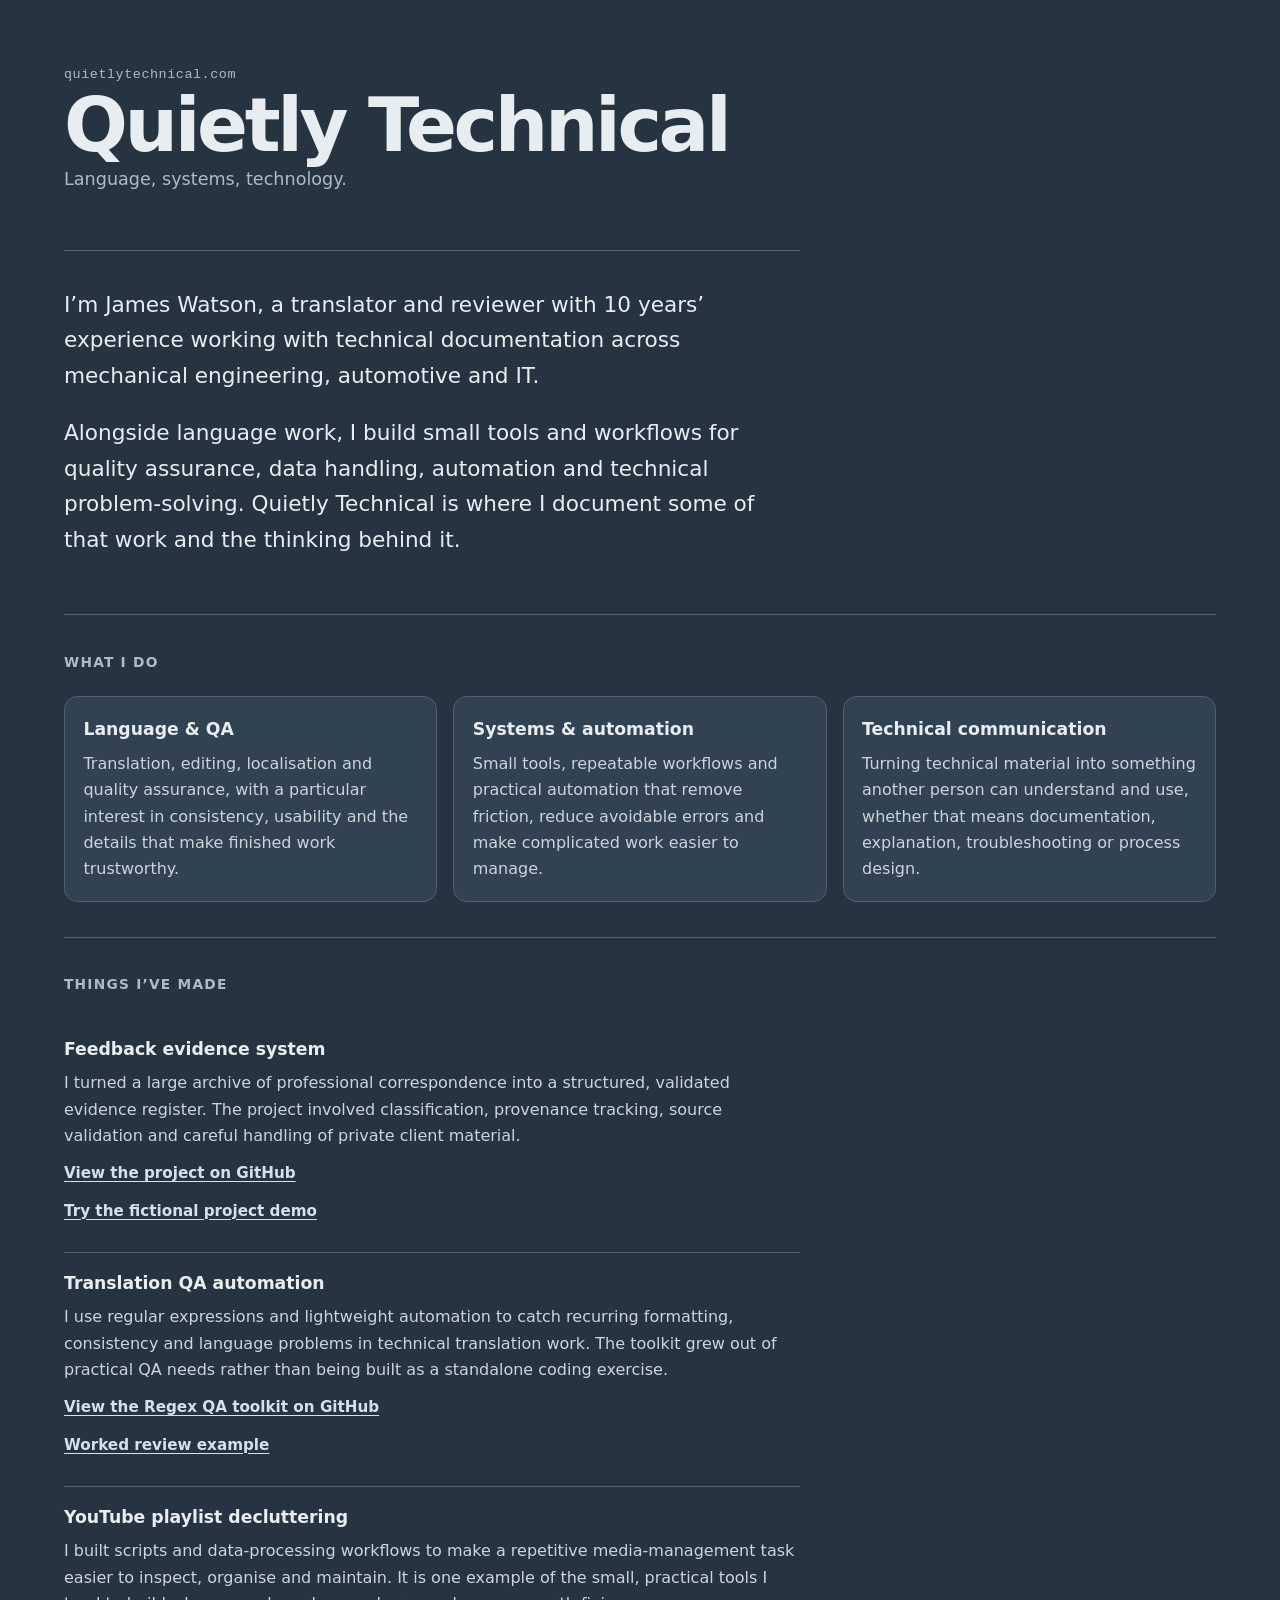
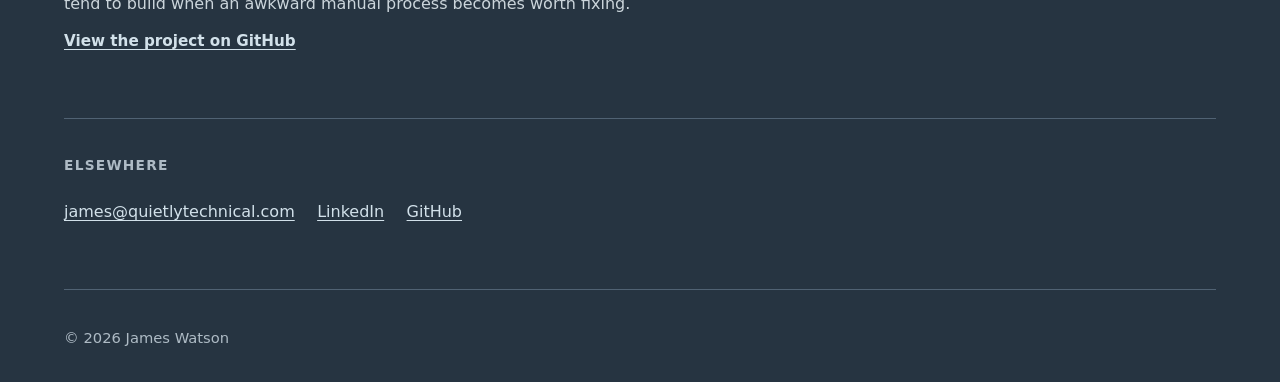
<file: index.html>
<!doctype html>
<html lang="en">
<head>
  <meta charset="utf-8">
  <meta name="viewport" content="width=device-width, initial-scale=1">
  <meta name="description" content="James Watson is a translator, reviewer and technical problem-solver working across language quality, documentation, automation and practical technical systems.">
  <meta name="theme-color" content="#263441">

  <title>Quietly Technical</title>

  <link rel="icon" href="assets/favicon.svg" type="image/svg+xml">
  <link rel="icon" href="assets/favicon.ico" sizes="any">
  <link rel="icon" type="image/png" sizes="32x32" href="assets/favicon-32x32.png">
  <link rel="icon" type="image/png" sizes="16x16" href="assets/favicon-16x16.png">
  <link rel="apple-touch-icon" sizes="180x180" href="assets/apple-touch-icon.png"><link rel="stylesheet" href="style.css">
  <link rel="manifest" href="assets/site.webmanifest">
</head>

<body>
  <main class="page">
    <header class="hero">
      <div>
        <p class="eyebrow">quietlytechnical.com</p>
        <h1>Quietly Technical</h1>
        <p class="tagline">Language, systems, technology.</p>
      </div>
    </header>

    <section class="intro" aria-labelledby="intro-heading">
      <h2 id="intro-heading" class="visually-hidden">Introduction</h2>

      <p>
        I’m James Watson, a translator and reviewer with 10 years’ experience
        working with technical documentation across mechanical engineering,
        automotive and IT.
      </p>

      <p>
        Alongside language work, I build small tools and workflows for quality
        assurance, data handling, automation and technical problem-solving.
        Quietly Technical is where I document some of that work and the thinking
        behind it.
      </p>
    </section>

    <section aria-labelledby="work-heading">
      <h2 id="work-heading">What I do</h2>

      <div class="grid">
        <article>
          <h3>Language &amp; QA</h3>
          <p>
            Translation, editing, localisation and quality assurance, with a
            particular interest in consistency, usability and the details that
            make finished work trustworthy.
          </p>
        </article>

        <article>
          <h3>Systems &amp; automation</h3>
          <p>
            Small tools, repeatable workflows and practical automation that
            remove friction, reduce avoidable errors and make complicated work
            easier to manage.
          </p>
        </article>

        <article>
          <h3>Technical communication</h3>
          <p>
            Turning technical material into something another person can
            understand and use, whether that means documentation, explanation,
            troubleshooting or process design.
          </p>
        </article>
      </div>
    </section>

    <section aria-labelledby="made-heading">
      <h2 id="made-heading">Things I’ve made</h2>

      <div class="project-list">
        <article class="project">
          <h3>Feedback evidence system</h3>
          <p>
            I turned a large archive of professional correspondence into a
            structured, validated evidence register. The project involved
            classification, provenance tracking, source validation and careful
            handling of private client material.
          </p>
          <p class="project-link">
            <a href="https://github.com/jamesmwatson/freelancefeedbackproject">
              View the project on GitHub
            </a>
		  </p>
		  <p class="project-link">
			<a href="https://quietlytechnical.com/projects/feedback-demo/">
              Try the fictional project demo
            </a>
          </p>
        </article>

        <article class="project">
          <h3>Translation QA automation</h3>
          <p>
            I use regular expressions and lightweight automation to catch
            recurring formatting, consistency and language problems in technical
            translation work. The toolkit grew out of practical QA needs rather
            than being built as a standalone coding exercise.
          </p>
          <p class="project-link">
            <a href="https://github.com/jamesmwatson/regex-qa-toolkit">
              View the Regex QA toolkit on GitHub
            </a>
		  </p>
		  <p class="project-link">
			<a href="https://github.com/jamesmwatson/regex-qa-toolkit/blob/main/example-review/example-review.md">
              Worked review example
            </a>
          </p>
        </article>

        <article class="project">
          <h3>YouTube playlist decluttering</h3>
          <p>
            I built scripts and data-processing workflows to make a repetitive
            media-management task easier to inspect, organise and maintain. It is
            one example of the small, practical tools I tend to build when an
            awkward manual process becomes worth fixing.
          </p>
          <p class="project-link">
            <a href="https://github.com/jamesmwatson/tamingytwl">
              View the project on GitHub
            </a>
          </p>
        </article>
      </div>
    </section>

    <section aria-labelledby="elsewhere-heading">
      <h2 id="elsewhere-heading">Elsewhere</h2>

      <ul class="links">
        <li><a href="mailto:james@quietlytechnical.com">james@quietlytechnical.com</a></li>
        <li><a href="https://www.linkedin.com/in/james-watson-51764637/" aria-label="LinkedIn profile">LinkedIn</a></li>
        <li><a href="https://github.com/jamesmwatson" aria-label="GitHub profile">GitHub</a></li>
      </ul>
    </section>

    <footer>
      <p>© <span id="year">2026</span> James Watson</p>
    </footer>
  </main>
</body>
</html>
</file>
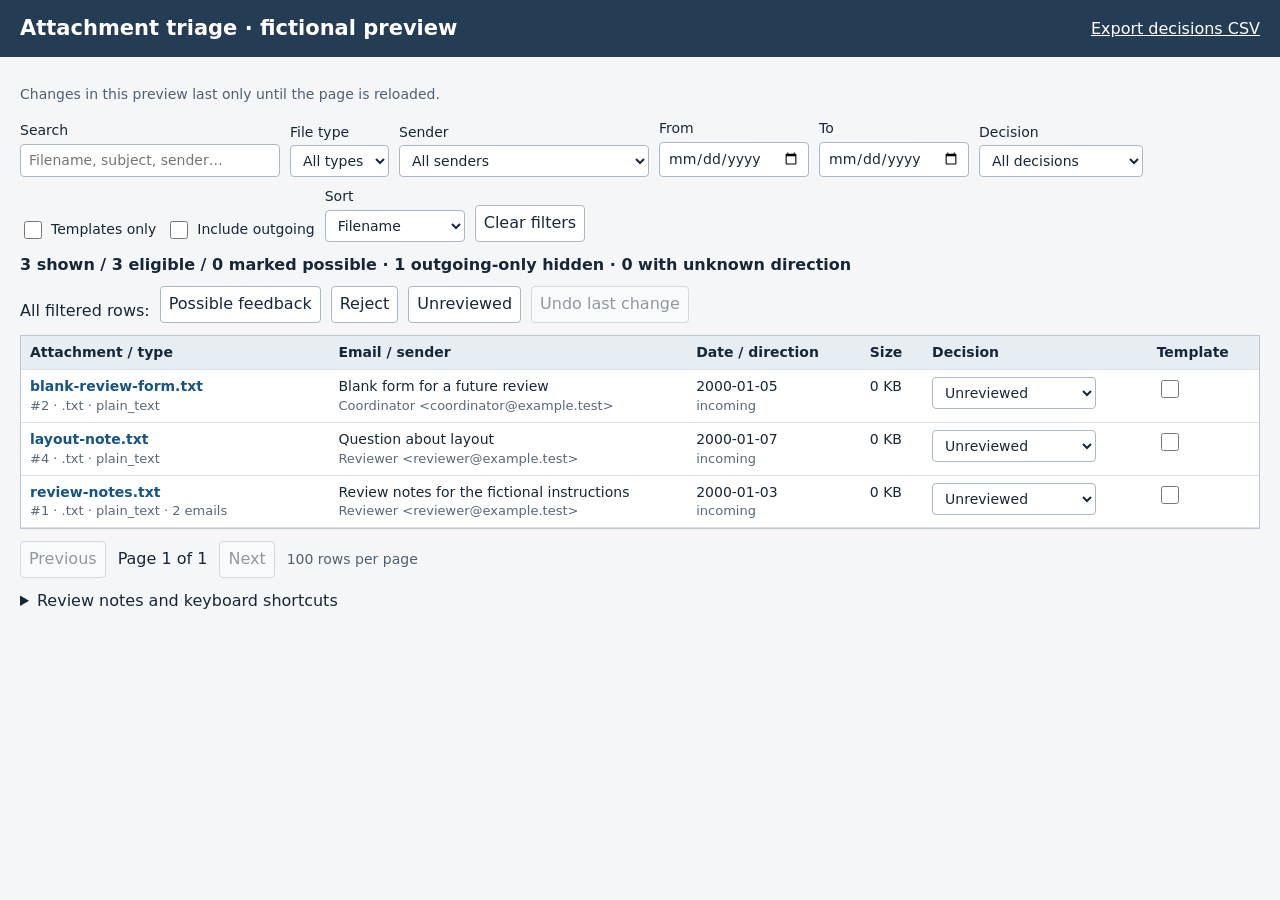
<file: projects/feedback-demo/index.html>
<!doctype html>
<html lang="en"><head><meta charset="utf-8"><meta name="viewport" content="width=device-width, initial-scale=1"><title>Fictional attachment-triage preview</title>
<style>
*{box-sizing:border-box}body{margin:0;font:16px/1.4 system-ui,sans-serif;color:#182737;background:#f4f6f8}header,main{padding:14px 20px}header{background:#243c54;color:white;display:flex;align-items:center;justify-content:space-between;gap:12px}h1{font-size:21px;margin:0}button,input,select{font:inherit}button,select,input[type=search],input[type=date]{padding:6px 8px;border:1px solid #aab7c4;border-radius:4px;background:white;color:#182737}button{cursor:pointer}button:hover{background:#e7eef5}button:disabled{opacity:.45;cursor:default}button:focus-visible,input:focus-visible,select:focus-visible,summary:focus-visible{outline:3px solid #1675c5;outline-offset:2px}a{color:inherit}label{font-size:14px;display:flex;gap:6px;align-items:center}input[type=checkbox]{width:18px;height:18px;accent-color:#255e8d}.filters,.actions{display:flex;flex-wrap:wrap;gap:10px;align-items:end;margin-bottom:12px}.filters label:not(.check){display:grid;gap:3px}#q{width:260px}select{max-width:250px}#counts{font-weight:600;margin:10px 0}.hint{color:#506071;font-size:14px}.table-wrap{max-height:65vh;overflow:auto;background:white;border:1px solid #bcc7d1}table{border-collapse:collapse;width:100%;font-size:14px}th{position:sticky;top:0;background:#e6edf3;text-align:left;z-index:1}th,td{padding:7px 9px;border-bottom:1px solid #dbe1e7;vertical-align:top}td.name{min-width:250px;max-width:410px;overflow-wrap:anywhere}td.meta{max-width:290px;overflow-wrap:anywhere}.filename{border:0;padding:0;background:none;text-align:left;color:#155486;font-weight:600;overflow-wrap:anywhere}.selected{box-shadow:inset 4px 0 #246b9e;background:#edf5fc}.status-possible_feedback{border-left:4px solid #367956}.status-rejected{color:#65717e}.triage{min-width:160px}small{display:block;font-size:13px;color:#596878}.pager{display:flex;gap:12px;align-items:center;margin:12px 0}#notice{color:#215936}#error{color:#a22020;white-space:pre-wrap}dialog{width:min(900px,95vw);max-height:85vh;border:1px solid #8fa2b4;border-radius:6px;padding:20px}dialog::backdrop{background:#14243588}pre{white-space:pre-wrap;overflow-wrap:anywhere;font:14px/1.5 system-ui;background:#f0f3f6;padding:12px}#detailTitle{overflow-wrap:anywhere;font-size:20px}#source{overflow-wrap:anywhere}#help{margin:12px 0}#help p{margin:6px 0}summary{cursor:pointer}@media(max-width:700px){header,main{padding:12px}header{align-items:start}#q{width:210px}.table-wrap{max-height:60vh}}
</style></head><body>
<header><h1>Attachment triage · fictional preview</h1><a href="#" id="exportPreview" download="attachment-triage.csv">Export decisions CSV</a></header>
<main>
<p class="hint">Changes in this preview last only until the page is reloaded.</p>
<div class="filters">
<label>Search<input id="q" type="search" placeholder="Filename, subject, sender…"></label>
<label>File type<select id="extension"><option value="">All types</option></select></label>
<label>Sender<select id="sender"><option value="">All senders</option></select></label>
<label>From<input id="from" type="date"></label><label>To<input id="to" type="date"></label>
<label>Decision<select id="state"><option value="">All decisions</option><option value="unreviewed">Unreviewed</option><option value="possible_feedback">Possible feedback</option><option value="rejected">Rejected</option></select></label>
<label class="check"><input id="template" type="checkbox">Templates only</label>
<label class="check"><input id="outgoing" type="checkbox">Include outgoing</label>
<label>Sort<select id="sort"><option value="filename">Filename</option><option value="date_desc">Newest first</option><option value="date_asc">Oldest first</option><option value="id">Attachment ID</option></select></label>
<button id="clear">Clear filters</button>
</div>
<div id="counts" role="status">Loading attachments…</div>
<div class="actions"><span>All filtered rows:</span><button data-bulk="possible_feedback">Possible feedback</button><button data-bulk="rejected">Reject</button><button data-bulk="unreviewed">Unreviewed</button><button id="undo" disabled>Undo last change</button><span id="notice" role="status"></span></div>
<div id="error" role="alert"></div>
<div class="table-wrap"><table><thead><tr><th>Attachment / type</th><th>Email / sender</th><th>Date / direction</th><th>Size</th><th>Decision</th><th>Template</th></tr></thead><tbody id="rows"></tbody></table></div>
<div class="pager"><button id="prev">Previous</button><span id="page"></span><button id="next">Next</button><span class="hint">100 rows per page</span></div>
<details id="help"><summary>Review notes and keyboard shortcuts</summary><p class="hint">Select a row, then P = possible feedback, R = rejected, U = unreviewed, T = toggle template; J/K = next/previous row. Click a filename for context.</p><p class="hint">Template means a recurring form, independently of your decision. Outgoing-only attachments are hidden by default; attachments also received remain visible. Unknown direction stays visible. Sender and date filters must match the same email occurrence.</p><p class="hint">This preview keeps decisions in memory. The original application saves them to a separate SQLite database. Export includes all attachments and decisions, including hidden rows. No document extraction or classification runs here.</p><p id="source" class="hint"></p><p id="missing" class="hint"></p></details>
</main>
<dialog id="detail"><button id="closeDetail" style="float:right">Close</button><h2 id="detailTitle"></h2><div id="detailBody"></div></dialog>
<script>
'use strict';
const $=id=>document.getElementById(id), esc=s=>String(s??'').replace(/[&<>"']/g,c=>({'&':'&amp;','<':'&lt;','>':'&gt;','"':'&quot;',"'":'&#39;'}[c]));
const labels={unreviewed:'Unreviewed',possible_feedback:'Possible feedback',rejected:'Rejected'};
let rows=[],shown=[],page=0,active=null,busy=false,lastChange=null,saveQueue=Promise.resolve();
const controls=['q','extension','sender','from','to','state','template','outgoing','sort'];
const prefsKey='fictional-attachment-triage-preview-v1';
function settings(){return Object.fromEntries(controls.map(k=>[k,$(k).type==='checkbox'?$(k).checked:$(k).value]));}
function visibleOccurrences(r,f){return r.occurrences.filter(o=>f.outgoing||o.direction!=='outgoing');}
function matchingOccurrences(r,f){return visibleOccurrences(r,f).filter(o=>(!f.sender||o.sender===f.sender)&&(!f.from||(o.date_utc||'').slice(0,10)>=f.from)&&(!f.to||!!o.date_utc&&o.date_utc.slice(0,10)<=f.to));}
function eligible(r,f){return !r.occurrences.length||visibleOccurrences(r,f).length>0;}
function match(r,f){
 if(!eligible(r,f)||f.extension&&r.extension!==f.extension||f.state&&r.triage_status!==f.state||f.template&&!r.template)return false;
 const occ=matchingOccurrences(r,f);
 if((f.sender||f.from||f.to)&&!occ.length)return false;
 const text=[r.first_filename,r.attachment_id,r.extension,r.content_kind,...occ.flatMap(o=>[o.filename,o.subject,o.sender,o.recipients])].join(' ').toLowerCase();
 return f.q.trim().toLowerCase().split(/\s+/).every(t=>text.includes(t));
}
function representative(r,f){return matchingOccurrences(r,f)[0]||{};}
function render(){
 const f=settings(),population=rows.filter(r=>eligible(r,f));shown=rows.filter(r=>match(r,f));
 if(active&&!shown.some(r=>String(r.attachment_id)===active))active=null;
 shown.sort((a,b)=>f.sort==='id'?Number(a.attachment_id)-Number(b.attachment_id):f.sort.startsWith('date')?((representative(a,f).date_utc||'').localeCompare(representative(b,f).date_utc||''))*(f.sort==='date_desc'?-1:1)||Number(a.attachment_id)-Number(b.attachment_id):(a.first_filename||'').localeCompare(b.first_filename||'')||Number(a.attachment_id)-Number(b.attachment_id));
 page=Math.min(page,Math.max(0,Math.ceil(shown.length/100)-1));
 const possible=population.filter(r=>r.triage_status==='possible_feedback').length;
 const unknown=population.filter(r=>!r.occurrences.length||visibleOccurrences(r,f).some(o=>o.direction==='unknown')).length;
 $('counts').textContent=`${shown.length.toLocaleString()} shown / ${population.length.toLocaleString()} eligible / ${possible.toLocaleString()} marked possible · ${rows.length-population.length} outgoing-only hidden · ${unknown} with unknown direction`;
 $('rows').innerHTML=shown.slice(page*100,page*100+100).map(r=>{
 const o=representative(r,f),id=String(r.attachment_id),n=visibleOccurrences(r,f).length;
 return `<tr data-id="${esc(id)}" class="status-${r.triage_status} ${active===id?'selected':''}"><td class="name"><button class="filename" data-detail="${esc(id)}">${esc(o.filename||r.first_filename||'(filename unavailable)')}</button><small>#${esc(id)} · ${esc(r.extension||'no extension')} · ${esc(r.content_kind||r.parse_status||'')}${n>1?' · '+n+' emails':''}</small></td><td class="meta">${esc(o.subject||'(subject unavailable)')}<small>${esc(o.sender||'Sender unavailable')}</small></td><td>${esc((o.date_utc||'').slice(0,10)||'Unknown')}<small>${esc(o.direction||'unknown')}</small></td><td>${r.decoded_bytes==null?'—':Math.round(r.decoded_bytes/1024).toLocaleString()+' KB'}</td><td><select class="triage" aria-label="Decision for attachment ${esc(id)}" data-decision="${esc(id)}">${Object.entries(labels).map(([k,v])=>`<option value="${k}" ${r.triage_status===k?'selected':''}>${v}</option>`).join('')}</select></td><td><input type="checkbox" aria-label="Template for attachment ${esc(id)}" data-template="${esc(id)}" ${r.template?'checked':''}></td></tr>`;
 }).join('')||'<tr><td colspan="6">No attachments match these filters.</td></tr>';
 $('page').textContent=`Page ${page+1} of ${Math.max(1,Math.ceil(shown.length/100))}`;
 $('prev').disabled=page===0;$('next').disabled=(page+1)*100>=shown.length;
 document.querySelectorAll('[data-bulk]').forEach(b=>b.disabled=busy||!shown.length);
 $('undo').disabled=busy||!lastChange;
}
const fixture={"data": {"rows": [{"attachment_id": 1, "sha256": "02ccd7a48451c2ceaf546e01ce103c06d83190e033ebc7be9edd499aaf180bc8", "extension": ".txt", "first_filename": "review-notes.txt", "decoded_bytes": 218, "content_kind": "plain_text", "parse_status": "fictional_fixture", "eligible": 1, "occurrences": [{"occurrence_id": 1, "attachment_id": 1, "message_id": 1, "date_utc": "2000-01-03T10:00:00+00:00", "direction": "incoming", "filename": "review-notes.txt", "subject": "Review notes for the fictional instructions", "sender": "Reviewer \u003creviewer@example.test>", "recipients": "Practitioner \u003cpractitioner@example.test>"}, {"occurrence_id": 2, "attachment_id": 1, "message_id": 2, "date_utc": "2000-01-04T10:00:00+00:00", "direction": "incoming", "filename": "review-notes.txt", "subject": "Copy of the same review notes", "sender": "Coordinator \u003ccoordinator@example.test>", "recipients": "Practitioner \u003cpractitioner@example.test>"}], "triage_status": "unreviewed", "template": false, "updated_utc": null}, {"attachment_id": 2, "sha256": "276f9fb90e7e6e38bd26b758aa79654879aabc92da887957271c9dc922424e1b", "extension": ".txt", "first_filename": "blank-review-form.txt", "decoded_bytes": 96, "content_kind": "plain_text", "parse_status": "fictional_fixture", "eligible": 1, "occurrences": [{"occurrence_id": 3, "attachment_id": 2, "message_id": 3, "date_utc": "2000-01-05T10:00:00+00:00", "direction": "incoming", "filename": "blank-review-form.txt", "subject": "Blank form for a future review", "sender": "Coordinator \u003ccoordinator@example.test>", "recipients": "Practitioner \u003cpractitioner@example.test>"}], "triage_status": "unreviewed", "template": false, "updated_utc": null}, {"attachment_id": 3, "sha256": "1139ba58938597edf55036bb7ff7151a26bac715539fd24bdee06d9019862cac", "extension": ".txt", "first_filename": "delivery-checklist.txt", "decoded_bytes": 112, "content_kind": "plain_text", "parse_status": "fictional_fixture", "eligible": 1, "occurrences": [{"occurrence_id": 4, "attachment_id": 3, "message_id": 4, "date_utc": "2000-01-06T10:00:00+00:00", "direction": "outgoing", "filename": "delivery-checklist.txt", "subject": "Delivery checklist", "sender": "Practitioner \u003cpractitioner@example.test>", "recipients": "Coordinator \u003ccoordinator@example.test>"}], "triage_status": "unreviewed", "template": false, "updated_utc": null}, {"attachment_id": 4, "sha256": "e2106b4f996d816385dc5de607c07f9547cdf257904d6032e3d560d0b18e63a1", "extension": ".txt", "first_filename": "layout-note.txt", "decoded_bytes": 120, "content_kind": "plain_text", "parse_status": "fictional_fixture", "eligible": 1, "occurrences": [{"occurrence_id": 5, "attachment_id": 4, "message_id": 5, "date_utc": "2000-01-07T10:00:00+00:00", "direction": "incoming", "filename": "layout-note.txt", "subject": "Question about layout", "sender": "Reviewer \u003creviewer@example.test>", "recipients": "Practitioner \u003cpractitioner@example.test>"}], "triage_status": "unreviewed", "template": false, "updated_utc": null}], "source": "Fictional in-memory preview", "source_kind": "attachments", "sender_available": true}, "details": {"1": {"summary": "The revised shutdown step is clear. You identified that the source gave two different waiting times and asked for clarification before delivery. For future revisions, use the approved term consistently in the headings.", "structure": "{\"fictional\": true}", "contexts": [{"occurrence_id": 1, "context": "Please see the attached review notes."}, {"occurrence_id": 2, "context": "Here is another copy for your records."}]}, "2": {"summary": "Review form\nQuality: [enter observation]\nTerminology: [enter observation]\nReviewer: [enter role]", "structure": "{\"fictional\": true}", "contexts": [{"occurrence_id": 3, "context": "Please use this blank form next time."}]}, "3": {"summary": "Files delivered. All requested sections included. This is an outgoing delivery checklist, not reviewer feedback.", "structure": "{\"fictional\": true}", "contexts": [{"occurrence_id": 4, "context": "Attached is my delivery checklist."}]}, "4": {"summary": "Could the diagram labels move to the next page? The current placement may be intentional; please check the layout brief.", "structure": "{\"fictional\": true}", "contexts": [{"occurrence_id": 5, "context": "Please check the attached layout question."}]}}};
async function api(url,options){
 if(url==='/api/data')return fixture.data;
 if(url.startsWith('/api/detail?id='))return fixture.details[decodeURIComponent(url.split('=')[1])];
 if(url==='/api/decision'&&options){
  const patch=JSON.parse(options.body),now=new Date().toISOString();
  fixture.data.rows.forEach(r=>{if(patch.ids.includes(String(r.attachment_id))){
   if('triage_status' in patch)r.triage_status=patch.triage_status;
   if('template' in patch)r.template=patch.template;
   r.updated_utc=now;
  }});return {updated_utc:now};
 }throw Error('Unknown preview route');
}
$('exportPreview').onclick=e=>{
 e.preventDefault();
 const lines=['attachment_id,sha256,triage_status,template,updated_utc',...fixture.data.rows.map(r=>[r.attachment_id,r.sha256,r.triage_status,Number(r.template),r.updated_utc||''].join(','))];
 const url=URL.createObjectURL(new Blob([lines.join('\n')+'\n'],{type:'text/csv'}));
 const a=document.createElement('a');a.href=url;a.download='fictional-decisions.csv';a.click();setTimeout(()=>URL.revokeObjectURL(url),1000);
};

function save(ids,patch,remember=true){saveQueue=saveQueue.then(()=>performSave(ids,patch,remember));return saveQueue;}
async function performSave(ids,patch,remember=true){
 busy=true;$('error').textContent='';$('notice').textContent='Saving…';
 const before=rows.filter(r=>ids.includes(String(r.attachment_id))).map(r=>({id:String(r.attachment_id),triage_status:r.triage_status,template:r.template}));
 try{const result=await api('/api/decision',{method:'POST',headers:{'Content-Type':'application/json'},body:JSON.stringify({ids,...patch})});
 rows.forEach(r=>{if(ids.includes(String(r.attachment_id)))Object.assign(r,patch,{updated_utc:result.updated_utc});});
 if(remember)lastChange=before;$('notice').textContent=`Saved ${ids.length} ${ids.length===1?'attachment':'attachments'}.`;
 }catch(e){$('error').textContent='Not saved: '+e.message;$('notice').textContent='';}
 finally{busy=false;render();}
}
async function detail(id){
 active=id;render();const r=rows.find(r=>String(r.attachment_id)===id);$('detailTitle').textContent=r.first_filename||'Attachment '+id;$('detailBody').textContent='Loading context…';$('detail').showModal();
 try{const d=await api('/api/detail?id='+encodeURIComponent(id));const f=settings();
 $('detailBody').innerHTML=`<p class="hint">Attachment #${esc(id)} · SHA-256: ${esc(r.sha256)}</p>`+visibleOccurrences(r,f).map(o=>`<h3>${esc(o.subject||'Email')}</h3><p>${esc(o.date_utc||'Unknown date')} · ${esc(o.direction)}<br>From: ${esc(o.sender||'Unavailable')}<br>To / CC: ${esc(o.recipients||'Unavailable')}<br>Filename: ${esc(o.filename||r.first_filename)}</p><pre>${esc(d.contexts.find(c=>c.occurrence_id===o.occurrence_id)?.context||'No cached email text available.')}</pre>`).join('')+`<details><summary>Existing document evidence</summary><pre>${esc(d.summary||'No cached document excerpt available.')}</pre><pre>${esc(d.structure||'')}</pre></details>`;
 }catch(e){$('detailBody').textContent=e.message;}
}
controls.forEach(k=>$(k).addEventListener('input',()=>{page=0;try{void 0;}catch{}render();}));
$('clear').onclick=()=>{controls.forEach(k=>{$(k).type==='checkbox'?$(k).checked=false:$(k).value=k==='sort'?'filename':'';});page=0;try{void 0;}catch{}render();};
$('prev').onclick=()=>{page--;render();};$('next').onclick=()=>{page++;render();};$('closeDetail').onclick=()=>$('detail').close();
document.querySelectorAll('[data-bulk]').forEach(b=>b.onclick=()=>{const ids=shown.map(r=>String(r.attachment_id));if(ids.length>1&&!confirm(`Mark all ${ids.length} filtered attachments as ${labels[b.dataset.bulk]}?`))return;save(ids,{triage_status:b.dataset.bulk});});
$('rows').onclick=e=>{const tr=e.target.closest('tr[data-id]');if(!tr)return;active=tr.dataset.id;document.querySelectorAll('tr.selected').forEach(r=>r.classList.remove('selected'));tr.classList.add('selected');if(e.target.dataset.detail)detail(active);};
$('rows').onchange=e=>{if(e.target.dataset.decision)save([e.target.dataset.decision],{triage_status:e.target.value});if(e.target.dataset.template)save([e.target.dataset.template],{template:e.target.checked});};
$('undo').onclick=async()=>{const changes=lastChange;if(!changes||busy)return;lastChange=null;for(const r of changes)await save([r.id],{triage_status:r.triage_status,template:r.template},false);render();};
document.addEventListener('keydown',e=>{if(e.ctrlKey||e.altKey||e.metaKey||$('detail').open||/INPUT|SELECT|TEXTAREA/.test(e.target.tagName))return;const key=e.key.toLowerCase();let i=shown.findIndex(r=>String(r.attachment_id)===active);if(key==='j'||key==='k'){i=Math.max(0,Math.min(shown.length-1,i+(key==='j'?1:-1)));if(shown[i]){active=String(shown[i].attachment_id);page=Math.floor(i/100);render();document.querySelector('tr.selected')?.scrollIntoView({block:'nearest'});}e.preventDefault();return;}if(!active)return;if(['p','r','u'].includes(key)){save([active],{triage_status:{p:'possible_feedback',r:'rejected',u:'unreviewed'}[key]});e.preventDefault();}if(key==='t'){const r=rows.find(r=>String(r.attachment_id)===active);save([active],{template:!r.template});e.preventDefault();}});
async function start(){try{const d=await api('/api/data');rows=d.rows;const options=(id,values)=>values.sort().forEach(v=>{const o=document.createElement('option');o.value=v;o.textContent=v;$(id).append(o);});options('extension',[...new Set(rows.map(r=>r.extension).filter(Boolean))]);options('sender',[...new Set(rows.flatMap(r=>r.occurrences.map(o=>o.sender)).filter(Boolean))]);$('sender').disabled=!d.sender_available;$('source').textContent='Source: '+d.source;$('missing').textContent=d.sender_available?'':'Sender and recipient metadata are unavailable. Add --corpus with the matching feedback-corpus.sqlite to show them.';try{const f=JSON.parse('{}');controls.forEach(k=>{if(k in f)$(k).type==='checkbox'?$(k).checked=!!f[k]:$(k).value=f[k];});}catch{}render();}catch(e){$('counts').textContent='Could not load inventory';$('error').textContent=e.message;}}
start();
</script></body></html>
</file>
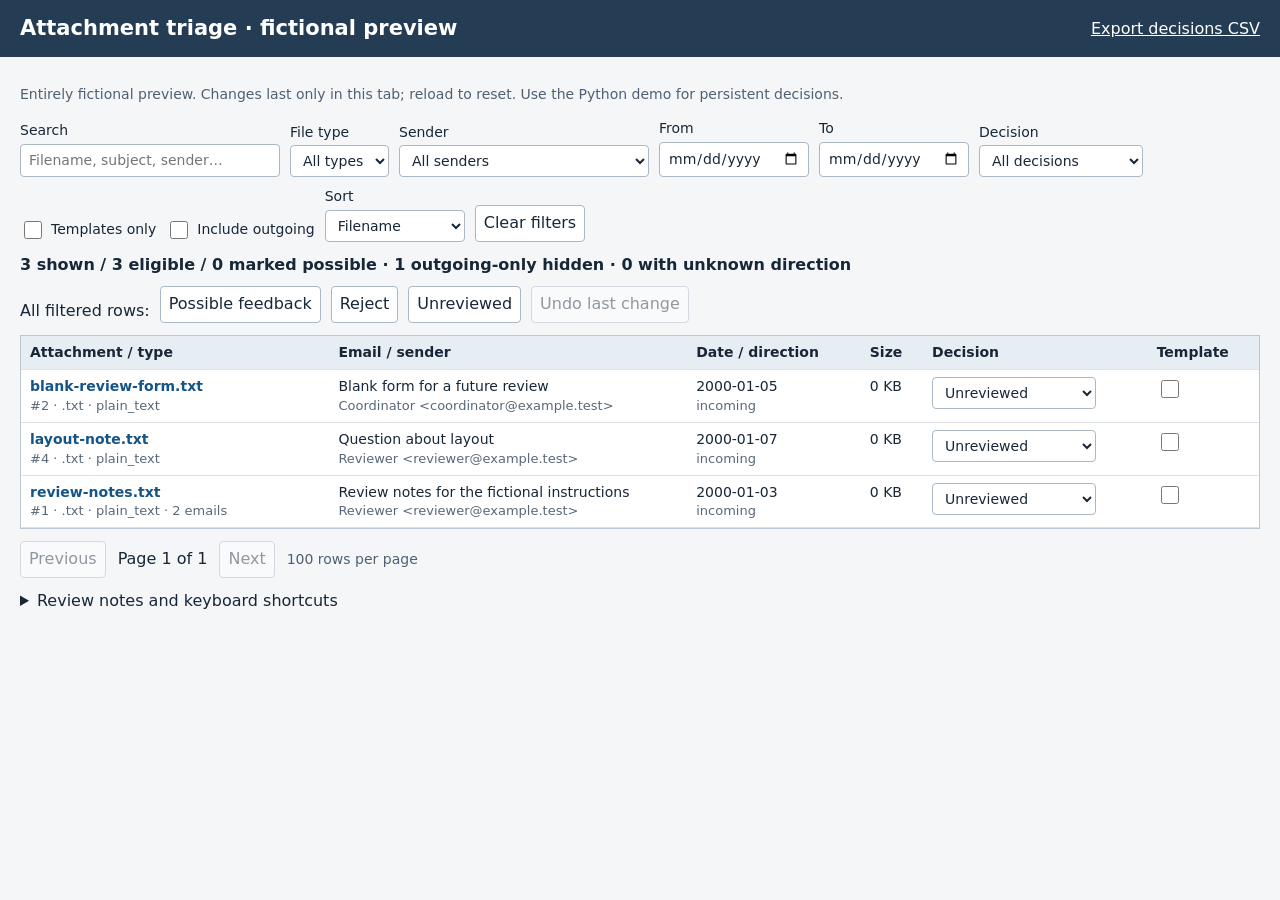
<file: projects/feedback-demo/preview.html>
<!doctype html>
<html lang="en"><head><meta charset="utf-8"><meta name="viewport" content="width=device-width, initial-scale=1"><title>Fictional attachment-triage preview</title>
<style>
*{box-sizing:border-box}body{margin:0;font:16px/1.4 system-ui,sans-serif;color:#182737;background:#f4f6f8}header,main{padding:14px 20px}header{background:#243c54;color:white;display:flex;align-items:center;justify-content:space-between;gap:12px}h1{font-size:21px;margin:0}button,input,select{font:inherit}button,select,input[type=search],input[type=date]{padding:6px 8px;border:1px solid #aab7c4;border-radius:4px;background:white;color:#182737}button{cursor:pointer}button:hover{background:#e7eef5}button:disabled{opacity:.45;cursor:default}button:focus-visible,input:focus-visible,select:focus-visible,summary:focus-visible{outline:3px solid #1675c5;outline-offset:2px}a{color:inherit}label{font-size:14px;display:flex;gap:6px;align-items:center}input[type=checkbox]{width:18px;height:18px;accent-color:#255e8d}.filters,.actions{display:flex;flex-wrap:wrap;gap:10px;align-items:end;margin-bottom:12px}.filters label:not(.check){display:grid;gap:3px}#q{width:260px}select{max-width:250px}#counts{font-weight:600;margin:10px 0}.hint{color:#506071;font-size:14px}.table-wrap{max-height:65vh;overflow:auto;background:white;border:1px solid #bcc7d1}table{border-collapse:collapse;width:100%;font-size:14px}th{position:sticky;top:0;background:#e6edf3;text-align:left;z-index:1}th,td{padding:7px 9px;border-bottom:1px solid #dbe1e7;vertical-align:top}td.name{min-width:250px;max-width:410px;overflow-wrap:anywhere}td.meta{max-width:290px;overflow-wrap:anywhere}.filename{border:0;padding:0;background:none;text-align:left;color:#155486;font-weight:600;overflow-wrap:anywhere}.selected{box-shadow:inset 4px 0 #246b9e;background:#edf5fc}.status-possible_feedback{border-left:4px solid #367956}.status-rejected{color:#65717e}.triage{min-width:160px}small{display:block;font-size:13px;color:#596878}.pager{display:flex;gap:12px;align-items:center;margin:12px 0}#notice{color:#215936}#error{color:#a22020;white-space:pre-wrap}dialog{width:min(900px,95vw);max-height:85vh;border:1px solid #8fa2b4;border-radius:6px;padding:20px}dialog::backdrop{background:#14243588}pre{white-space:pre-wrap;overflow-wrap:anywhere;font:14px/1.5 system-ui;background:#f0f3f6;padding:12px}#detailTitle{overflow-wrap:anywhere;font-size:20px}#source{overflow-wrap:anywhere}#help{margin:12px 0}#help p{margin:6px 0}summary{cursor:pointer}@media(max-width:700px){header,main{padding:12px}header{align-items:start}#q{width:210px}.table-wrap{max-height:60vh}}
</style></head><body>
<header><h1>Attachment triage · fictional preview</h1><a href="#" id="exportPreview" download="attachment-triage.csv">Export decisions CSV</a></header>
<main>
<p class="hint">Entirely fictional preview. Changes last only in this tab; reload to reset. Use the Python demo for persistent decisions.</p>
<div class="filters">
<label>Search<input id="q" type="search" placeholder="Filename, subject, sender…"></label>
<label>File type<select id="extension"><option value="">All types</option></select></label>
<label>Sender<select id="sender"><option value="">All senders</option></select></label>
<label>From<input id="from" type="date"></label><label>To<input id="to" type="date"></label>
<label>Decision<select id="state"><option value="">All decisions</option><option value="unreviewed">Unreviewed</option><option value="possible_feedback">Possible feedback</option><option value="rejected">Rejected</option></select></label>
<label class="check"><input id="template" type="checkbox">Templates only</label>
<label class="check"><input id="outgoing" type="checkbox">Include outgoing</label>
<label>Sort<select id="sort"><option value="filename">Filename</option><option value="date_desc">Newest first</option><option value="date_asc">Oldest first</option><option value="id">Attachment ID</option></select></label>
<button id="clear">Clear filters</button>
</div>
<div id="counts" role="status">Loading attachments…</div>
<div class="actions"><span>All filtered rows:</span><button data-bulk="possible_feedback">Possible feedback</button><button data-bulk="rejected">Reject</button><button data-bulk="unreviewed">Unreviewed</button><button id="undo" disabled>Undo last change</button><span id="notice" role="status"></span></div>
<div id="error" role="alert"></div>
<div class="table-wrap"><table><thead><tr><th>Attachment / type</th><th>Email / sender</th><th>Date / direction</th><th>Size</th><th>Decision</th><th>Template</th></tr></thead><tbody id="rows"></tbody></table></div>
<div class="pager"><button id="prev">Previous</button><span id="page"></span><button id="next">Next</button><span class="hint">100 rows per page</span></div>
<details id="help"><summary>Review notes and keyboard shortcuts</summary><p class="hint">Select a row, then P = possible feedback, R = rejected, U = unreviewed, T = toggle template; J/K = next/previous row. Click a filename for context.</p><p class="hint">Template means a recurring form, independently of your decision. Outgoing-only attachments are hidden by default; attachments also received remain visible. Unknown direction stays visible. Sender and date filters must match the same email occurrence.</p><p class="hint">This preview keeps decisions in memory; the Python application saves them to a separate SQLite database. Export includes all attachments and decisions, including hidden rows. No document extraction or classification runs here. Cached document evidence may contain quoted or outgoing text: it is context, not a new incoming message.</p><p id="source" class="hint"></p><p id="missing" class="hint"></p></details>
</main>
<dialog id="detail"><button id="closeDetail" style="float:right">Close</button><h2 id="detailTitle"></h2><div id="detailBody"></div></dialog>
<script>
'use strict';
const $=id=>document.getElementById(id), esc=s=>String(s??'').replace(/[&<>"']/g,c=>({'&':'&amp;','<':'&lt;','>':'&gt;','"':'&quot;',"'":'&#39;'}[c]));
const labels={unreviewed:'Unreviewed',possible_feedback:'Possible feedback',rejected:'Rejected'};
let rows=[],shown=[],page=0,active=null,busy=false,lastChange=null,saveQueue=Promise.resolve();
const controls=['q','extension','sender','from','to','state','template','outgoing','sort'];
const prefsKey='fictional-attachment-triage-preview-v1';
function settings(){return Object.fromEntries(controls.map(k=>[k,$(k).type==='checkbox'?$(k).checked:$(k).value]));}
function visibleOccurrences(r,f){return r.occurrences.filter(o=>f.outgoing||o.direction!=='outgoing');}
function matchingOccurrences(r,f){return visibleOccurrences(r,f).filter(o=>(!f.sender||o.sender===f.sender)&&(!f.from||(o.date_utc||'').slice(0,10)>=f.from)&&(!f.to||!!o.date_utc&&o.date_utc.slice(0,10)<=f.to));}
function eligible(r,f){return !r.occurrences.length||visibleOccurrences(r,f).length>0;}
function match(r,f){
 if(!eligible(r,f)||f.extension&&r.extension!==f.extension||f.state&&r.triage_status!==f.state||f.template&&!r.template)return false;
 const occ=matchingOccurrences(r,f);
 if((f.sender||f.from||f.to)&&!occ.length)return false;
 const text=[r.first_filename,r.attachment_id,r.extension,r.content_kind,...occ.flatMap(o=>[o.filename,o.subject,o.sender,o.recipients])].join(' ').toLowerCase();
 return f.q.trim().toLowerCase().split(/\s+/).every(t=>text.includes(t));
}
function representative(r,f){return matchingOccurrences(r,f)[0]||{};}
function render(){
 const f=settings(),population=rows.filter(r=>eligible(r,f));shown=rows.filter(r=>match(r,f));
 if(active&&!shown.some(r=>String(r.attachment_id)===active))active=null;
 shown.sort((a,b)=>f.sort==='id'?Number(a.attachment_id)-Number(b.attachment_id):f.sort.startsWith('date')?((representative(a,f).date_utc||'').localeCompare(representative(b,f).date_utc||''))*(f.sort==='date_desc'?-1:1)||Number(a.attachment_id)-Number(b.attachment_id):(a.first_filename||'').localeCompare(b.first_filename||'')||Number(a.attachment_id)-Number(b.attachment_id));
 page=Math.min(page,Math.max(0,Math.ceil(shown.length/100)-1));
 const possible=population.filter(r=>r.triage_status==='possible_feedback').length;
 const unknown=population.filter(r=>!r.occurrences.length||visibleOccurrences(r,f).some(o=>o.direction==='unknown')).length;
 $('counts').textContent=`${shown.length.toLocaleString()} shown / ${population.length.toLocaleString()} eligible / ${possible.toLocaleString()} marked possible · ${rows.length-population.length} outgoing-only hidden · ${unknown} with unknown direction`;
 $('rows').innerHTML=shown.slice(page*100,page*100+100).map(r=>{
 const o=representative(r,f),id=String(r.attachment_id),n=visibleOccurrences(r,f).length;
 return `<tr data-id="${esc(id)}" class="status-${r.triage_status} ${active===id?'selected':''}"><td class="name"><button class="filename" data-detail="${esc(id)}">${esc(o.filename||r.first_filename||'(filename unavailable)')}</button><small>#${esc(id)} · ${esc(r.extension||'no extension')} · ${esc(r.content_kind||r.parse_status||'')}${n>1?' · '+n+' emails':''}</small></td><td class="meta">${esc(o.subject||'(subject unavailable)')}<small>${esc(o.sender||'Sender unavailable')}</small></td><td>${esc((o.date_utc||'').slice(0,10)||'Unknown')}<small>${esc(o.direction||'unknown')}</small></td><td>${r.decoded_bytes==null?'—':Math.round(r.decoded_bytes/1024).toLocaleString()+' KB'}</td><td><select class="triage" aria-label="Decision for attachment ${esc(id)}" data-decision="${esc(id)}">${Object.entries(labels).map(([k,v])=>`<option value="${k}" ${r.triage_status===k?'selected':''}>${v}</option>`).join('')}</select></td><td><input type="checkbox" aria-label="Template for attachment ${esc(id)}" data-template="${esc(id)}" ${r.template?'checked':''}></td></tr>`;
 }).join('')||'<tr><td colspan="6">No attachments match these filters.</td></tr>';
 $('page').textContent=`Page ${page+1} of ${Math.max(1,Math.ceil(shown.length/100))}`;
 $('prev').disabled=page===0;$('next').disabled=(page+1)*100>=shown.length;
 document.querySelectorAll('[data-bulk]').forEach(b=>b.disabled=busy||!shown.length);
 $('undo').disabled=busy||!lastChange;
}
const fixture={"data": {"rows": [{"attachment_id": 1, "sha256": "02ccd7a48451c2ceaf546e01ce103c06d83190e033ebc7be9edd499aaf180bc8", "extension": ".txt", "first_filename": "review-notes.txt", "decoded_bytes": 218, "content_kind": "plain_text", "parse_status": "fictional_fixture", "eligible": 1, "occurrences": [{"occurrence_id": 1, "attachment_id": 1, "message_id": 1, "date_utc": "2000-01-03T10:00:00+00:00", "direction": "incoming", "filename": "review-notes.txt", "subject": "Review notes for the fictional instructions", "sender": "Reviewer \u003creviewer@example.test>", "recipients": "Practitioner \u003cpractitioner@example.test>"}, {"occurrence_id": 2, "attachment_id": 1, "message_id": 2, "date_utc": "2000-01-04T10:00:00+00:00", "direction": "incoming", "filename": "review-notes.txt", "subject": "Copy of the same review notes", "sender": "Coordinator \u003ccoordinator@example.test>", "recipients": "Practitioner \u003cpractitioner@example.test>"}], "triage_status": "unreviewed", "template": false, "updated_utc": null}, {"attachment_id": 2, "sha256": "276f9fb90e7e6e38bd26b758aa79654879aabc92da887957271c9dc922424e1b", "extension": ".txt", "first_filename": "blank-review-form.txt", "decoded_bytes": 96, "content_kind": "plain_text", "parse_status": "fictional_fixture", "eligible": 1, "occurrences": [{"occurrence_id": 3, "attachment_id": 2, "message_id": 3, "date_utc": "2000-01-05T10:00:00+00:00", "direction": "incoming", "filename": "blank-review-form.txt", "subject": "Blank form for a future review", "sender": "Coordinator \u003ccoordinator@example.test>", "recipients": "Practitioner \u003cpractitioner@example.test>"}], "triage_status": "unreviewed", "template": false, "updated_utc": null}, {"attachment_id": 3, "sha256": "1139ba58938597edf55036bb7ff7151a26bac715539fd24bdee06d9019862cac", "extension": ".txt", "first_filename": "delivery-checklist.txt", "decoded_bytes": 112, "content_kind": "plain_text", "parse_status": "fictional_fixture", "eligible": 1, "occurrences": [{"occurrence_id": 4, "attachment_id": 3, "message_id": 4, "date_utc": "2000-01-06T10:00:00+00:00", "direction": "outgoing", "filename": "delivery-checklist.txt", "subject": "Delivery checklist", "sender": "Practitioner \u003cpractitioner@example.test>", "recipients": "Coordinator \u003ccoordinator@example.test>"}], "triage_status": "unreviewed", "template": false, "updated_utc": null}, {"attachment_id": 4, "sha256": "e2106b4f996d816385dc5de607c07f9547cdf257904d6032e3d560d0b18e63a1", "extension": ".txt", "first_filename": "layout-note.txt", "decoded_bytes": 120, "content_kind": "plain_text", "parse_status": "fictional_fixture", "eligible": 1, "occurrences": [{"occurrence_id": 5, "attachment_id": 4, "message_id": 5, "date_utc": "2000-01-07T10:00:00+00:00", "direction": "incoming", "filename": "layout-note.txt", "subject": "Question about layout", "sender": "Reviewer \u003creviewer@example.test>", "recipients": "Practitioner \u003cpractitioner@example.test>"}], "triage_status": "unreviewed", "template": false, "updated_utc": null}], "source": "Fictional in-memory preview", "source_kind": "attachments", "sender_available": true}, "details": {"1": {"summary": "The revised shutdown step is clear. You identified that the source gave two different waiting times and asked for clarification before delivery. For future revisions, use the approved term consistently in the headings.", "structure": "{\"fictional\": true}", "contexts": [{"occurrence_id": 1, "context": "Please see the attached review notes."}, {"occurrence_id": 2, "context": "Here is another copy for your records."}]}, "2": {"summary": "Review form\nQuality: [enter observation]\nTerminology: [enter observation]\nReviewer: [enter role]", "structure": "{\"fictional\": true}", "contexts": [{"occurrence_id": 3, "context": "Please use this blank form next time."}]}, "3": {"summary": "Files delivered. All requested sections included. This is an outgoing delivery checklist, not reviewer feedback.", "structure": "{\"fictional\": true}", "contexts": [{"occurrence_id": 4, "context": "Attached is my delivery checklist."}]}, "4": {"summary": "Could the diagram labels move to the next page? The current placement may be intentional; please check the layout brief.", "structure": "{\"fictional\": true}", "contexts": [{"occurrence_id": 5, "context": "Please check the attached layout question."}]}}};
async function api(url,options){
 if(url==='/api/data')return fixture.data;
 if(url.startsWith('/api/detail?id='))return fixture.details[decodeURIComponent(url.split('=')[1])];
 if(url==='/api/decision'&&options){
  const patch=JSON.parse(options.body),now=new Date().toISOString();
  fixture.data.rows.forEach(r=>{if(patch.ids.includes(String(r.attachment_id))){
   if('triage_status' in patch)r.triage_status=patch.triage_status;
   if('template' in patch)r.template=patch.template;
   r.updated_utc=now;
  }});return {updated_utc:now};
 }throw Error('Unknown preview route');
}
$('exportPreview').onclick=e=>{
 e.preventDefault();
 const lines=['attachment_id,sha256,triage_status,template,updated_utc',...fixture.data.rows.map(r=>[r.attachment_id,r.sha256,r.triage_status,Number(r.template),r.updated_utc||''].join(','))];
 const url=URL.createObjectURL(new Blob([lines.join('\n')+'\n'],{type:'text/csv'}));
 const a=document.createElement('a');a.href=url;a.download='fictional-decisions.csv';a.click();setTimeout(()=>URL.revokeObjectURL(url),1000);
};

function save(ids,patch,remember=true){saveQueue=saveQueue.then(()=>performSave(ids,patch,remember));return saveQueue;}
async function performSave(ids,patch,remember=true){
 busy=true;$('error').textContent='';$('notice').textContent='Saving…';
 const before=rows.filter(r=>ids.includes(String(r.attachment_id))).map(r=>({id:String(r.attachment_id),triage_status:r.triage_status,template:r.template}));
 try{const result=await api('/api/decision',{method:'POST',headers:{'Content-Type':'application/json'},body:JSON.stringify({ids,...patch})});
 rows.forEach(r=>{if(ids.includes(String(r.attachment_id)))Object.assign(r,patch,{updated_utc:result.updated_utc});});
 if(remember)lastChange=before;$('notice').textContent=`Saved ${ids.length} ${ids.length===1?'attachment':'attachments'}.`;
 }catch(e){$('error').textContent='Not saved: '+e.message;$('notice').textContent='';}
 finally{busy=false;render();}
}
async function detail(id){
 active=id;render();const r=rows.find(r=>String(r.attachment_id)===id);$('detailTitle').textContent=r.first_filename||'Attachment '+id;$('detailBody').textContent='Loading context…';$('detail').showModal();
 try{const d=await api('/api/detail?id='+encodeURIComponent(id));const f=settings();
 $('detailBody').innerHTML=`<p class="hint">Attachment #${esc(id)} · SHA-256: ${esc(r.sha256)}</p>`+visibleOccurrences(r,f).map(o=>`<h3>${esc(o.subject||'Email')}</h3><p>${esc(o.date_utc||'Unknown date')} · ${esc(o.direction)}<br>From: ${esc(o.sender||'Unavailable')}<br>To / CC: ${esc(o.recipients||'Unavailable')}<br>Filename: ${esc(o.filename||r.first_filename)}</p><pre>${esc(d.contexts.find(c=>c.occurrence_id===o.occurrence_id)?.context||'No cached email text available.')}</pre>`).join('')+`<details><summary>Existing document evidence</summary><pre>${esc(d.summary||'No cached document excerpt available.')}</pre><pre>${esc(d.structure||'')}</pre></details>`;
 }catch(e){$('detailBody').textContent=e.message;}
}
controls.forEach(k=>$(k).addEventListener('input',()=>{page=0;try{void 0;}catch{}render();}));
$('clear').onclick=()=>{controls.forEach(k=>{$(k).type==='checkbox'?$(k).checked=false:$(k).value=k==='sort'?'filename':'';});page=0;try{void 0;}catch{}render();};
$('prev').onclick=()=>{page--;render();};$('next').onclick=()=>{page++;render();};$('closeDetail').onclick=()=>$('detail').close();
document.querySelectorAll('[data-bulk]').forEach(b=>b.onclick=()=>{const ids=shown.map(r=>String(r.attachment_id));if(ids.length>1&&!confirm(`Mark all ${ids.length} filtered attachments as ${labels[b.dataset.bulk]}?`))return;save(ids,{triage_status:b.dataset.bulk});});
$('rows').onclick=e=>{const tr=e.target.closest('tr[data-id]');if(!tr)return;active=tr.dataset.id;document.querySelectorAll('tr.selected').forEach(r=>r.classList.remove('selected'));tr.classList.add('selected');if(e.target.dataset.detail)detail(active);};
$('rows').onchange=e=>{if(e.target.dataset.decision)save([e.target.dataset.decision],{triage_status:e.target.value});if(e.target.dataset.template)save([e.target.dataset.template],{template:e.target.checked});};
$('undo').onclick=async()=>{const changes=lastChange;if(!changes||busy)return;lastChange=null;for(const r of changes)await save([r.id],{triage_status:r.triage_status,template:r.template},false);render();};
document.addEventListener('keydown',e=>{if(e.ctrlKey||e.altKey||e.metaKey||$('detail').open||/INPUT|SELECT|TEXTAREA/.test(e.target.tagName))return;const key=e.key.toLowerCase();let i=shown.findIndex(r=>String(r.attachment_id)===active);if(key==='j'||key==='k'){i=Math.max(0,Math.min(shown.length-1,i+(key==='j'?1:-1)));if(shown[i]){active=String(shown[i].attachment_id);page=Math.floor(i/100);render();document.querySelector('tr.selected')?.scrollIntoView({block:'nearest'});}e.preventDefault();return;}if(!active)return;if(['p','r','u'].includes(key)){save([active],{triage_status:{p:'possible_feedback',r:'rejected',u:'unreviewed'}[key]});e.preventDefault();}if(key==='t'){const r=rows.find(r=>String(r.attachment_id)===active);save([active],{template:!r.template});e.preventDefault();}});
async function start(){try{const d=await api('/api/data');rows=d.rows;const options=(id,values)=>values.sort().forEach(v=>{const o=document.createElement('option');o.value=v;o.textContent=v;$(id).append(o);});options('extension',[...new Set(rows.map(r=>r.extension).filter(Boolean))]);options('sender',[...new Set(rows.flatMap(r=>r.occurrences.map(o=>o.sender)).filter(Boolean))]);$('sender').disabled=!d.sender_available;$('source').textContent='Source: '+d.source;$('missing').textContent=d.sender_available?'':'Sender and recipient metadata are unavailable. Add --corpus with the matching feedback-corpus.sqlite to show them.';try{const f=JSON.parse('{}');controls.forEach(k=>{if(k in f)$(k).type==='checkbox'?$(k).checked=!!f[k]:$(k).value=f[k];});}catch{}render();}catch(e){$('counts').textContent='Could not load inventory';$('error').textContent=e.message;}}
start();
</script></body></html>
</file>
<file: style.css>
/* Quietly Technical — deep grey-blue one-page stylesheet */

:root {
  --page: #263441;
  --panel: #314252;
  --ink: #e8edf1;
  --muted: #aebbc5;
  --line: #506273;
  --accent: #9eb3c2;
  --accent-strong: #d2e1ea;
  --body-copy: #cbd5db;

  --measure: 72rem;
  --text-measure: 46rem;
  --radius: 0.85rem;
}

* {
  box-sizing: border-box;
}

html {
  font-size: 100%;
}

body {
  margin: 0;
  min-height: 100vh;
  background: var(--page);
  color: var(--ink);
  font-family:
    Inter,
    ui-sans-serif,
    system-ui,
    -apple-system,
    BlinkMacSystemFont,
    "Segoe UI",
    sans-serif;
  line-height: 1.65;
  text-rendering: optimizeLegibility;
}

a {
  color: var(--accent-strong);
  text-decoration-thickness: 0.08em;
  text-underline-offset: 0.18em;
}

a:hover,
a:focus-visible {
  color: #ffffff;
}

.page {
  width: min(calc(100% - 2rem), var(--measure));
  margin: 0 auto;
  padding: 4rem 0 2rem;
}

.hero {
  display: flex;
  align-items: center;
  gap: 1.35rem;
  margin-bottom: 3.5rem;
}

.mark {
  display: grid;
  place-items: center;
  width: 4.4rem;
  height: 4.4rem;
  flex: 0 0 auto;
  border: 1px solid var(--accent);
  border-radius: 50%;
  color: var(--accent-strong);
  font-family: Georgia, "Times New Roman", serif;
  font-size: 2.65rem;
  line-height: 1;
}

.eyebrow {
  margin: 0 0 0.15rem;
  color: var(--muted);
  font-family: ui-monospace, SFMono-Regular, Menlo, Consolas, monospace;
  font-size: 0.84rem;
  letter-spacing: 0.04em;
}

h1,
h2,
h3,
p {
  margin-top: 0;
}

h1 {
  margin-bottom: 0.2rem;
  font-size: clamp(2.4rem, 7vw, 4.7rem);
  line-height: 0.98;
  letter-spacing: -0.045em;
  font-weight: 700;
}

.tagline {
  margin: 0;
  color: var(--muted);
  font-size: 1.1rem;
}

.intro {
  max-width: var(--text-measure);
  font-size: clamp(1.12rem, 2vw, 1.35rem);
}

.intro p {
  color: var(--ink);
}

section {
  padding: 2.2rem 0;
  border-top: 1px solid var(--line);
}

h2 {
  margin-bottom: 1.4rem;
  font-size: 0.86rem;
  text-transform: uppercase;
  letter-spacing: 0.09em;
  color: var(--muted);
}

h3 {
  margin-bottom: 0.45rem;
  font-size: 1.08rem;
}

.grid {
  display: grid;
  grid-template-columns: repeat(3, 1fr);
  gap: 1rem;
}

.grid article {
  padding: 1.15rem;
  background: var(--panel);
  border: 1px solid var(--line);
  border-radius: var(--radius);
}

.grid p,
.project p {
  color: var(--body-copy);
}

.grid p {
  margin-bottom: 0;
}

.project-list {
  max-width: var(--text-measure);
}

.project {
  padding: 1rem 0;
}

.project + .project {
  border-top: 1px solid var(--line);
}

.project p {
  margin-bottom: 0.75rem;
}

.project-link {
  margin-bottom: 0;
  font-size: 0.95rem;
}

.project-link a {
  font-weight: 600;
}

.links {
  display: flex;
  flex-wrap: wrap;
  gap: 0.65rem 1.4rem;
  margin: 0 0 1.8rem;
  padding: 0;
  list-style: none;
}

.note,
footer {
  color: var(--muted);
  font-size: 0.92rem;
}

footer {
  padding-top: 2.2rem;
  border-top: 1px solid var(--line);
}

footer p {
  margin: 0;
}

.visually-hidden {
  position: absolute;
  width: 1px;
  height: 1px;
  padding: 0;
  margin: -1px;
  overflow: hidden;
  clip: rect(0, 0, 0, 0);
  white-space: nowrap;
  border: 0;
}

@media (max-width: 760px) {
  .page {
    padding-top: 2.3rem;
  }

  .hero {
    align-items: flex-start;
  }

  .mark {
    width: 3.6rem;
    height: 3.6rem;
    font-size: 2.2rem;
  }

  .grid {
    grid-template-columns: 1fr;
  }
}

@media (prefers-reduced-motion: no-preference) {
  a {
    transition: color 120ms ease;
  }
}
</file>
